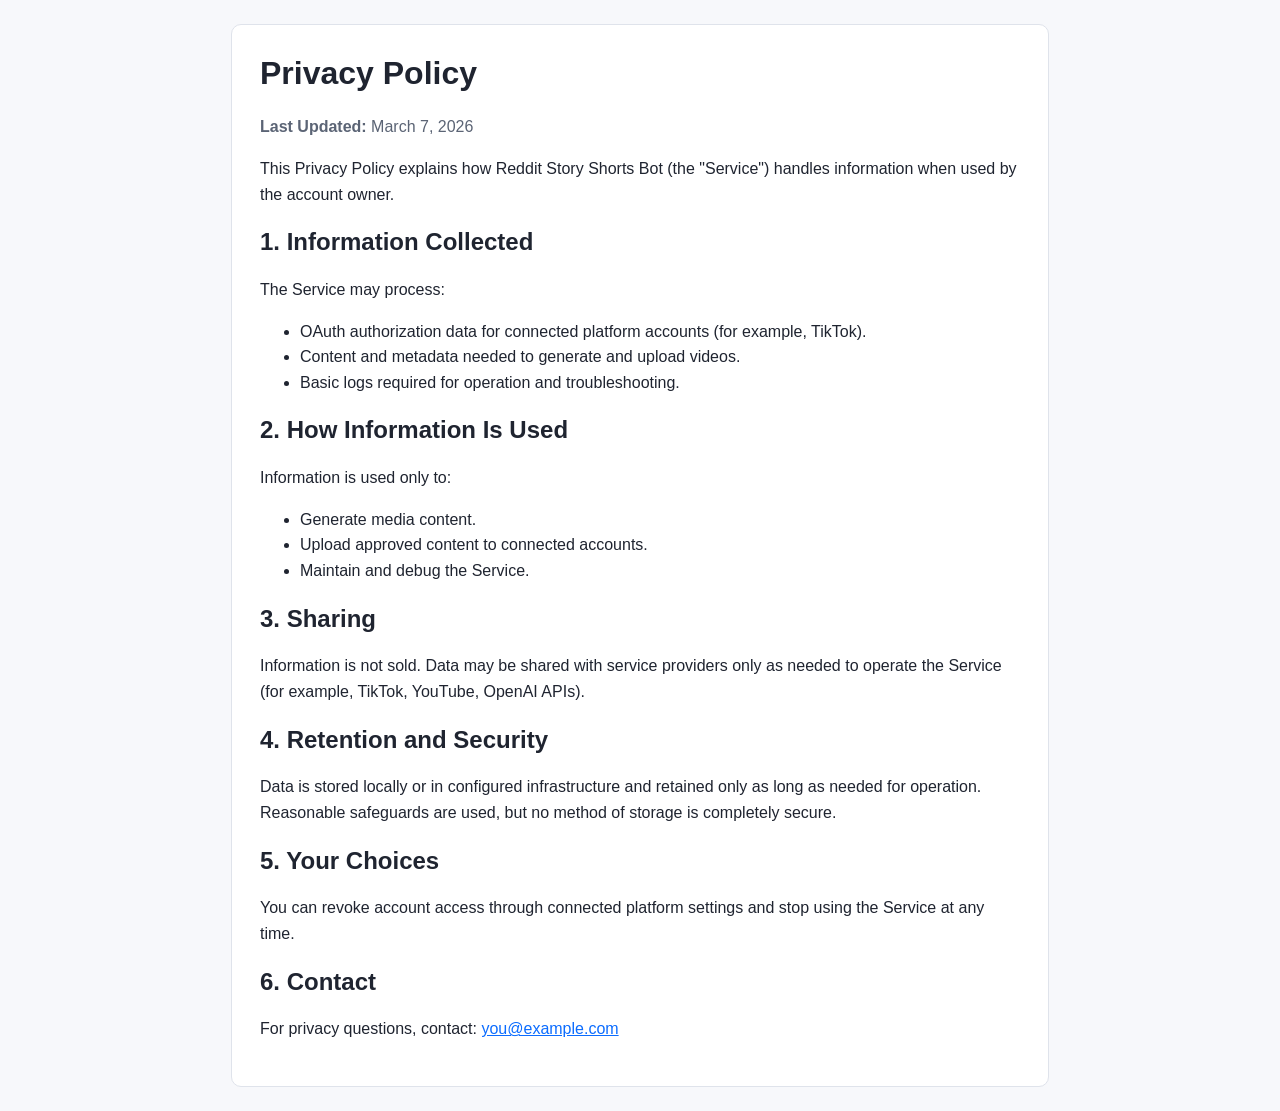
<file: privacy.html>
﻿<!doctype html>
<html lang="en">
<head>
  <meta charset="UTF-8" />
  <meta name="viewport" content="width=device-width, initial-scale=1.0" />
  <title>Privacy Policy | Reddit Story Shorts Bot</title>
  <style>
    :root {
      --bg: #f7f8fb;
      --card: #ffffff;
      --text: #1f2430;
      --muted: #5b6475;
      --line: #dfe3eb;
      --accent: #0b6cff;
    }
    body {
      margin: 0;
      font-family: "Segoe UI", Tahoma, sans-serif;
      background: var(--bg);
      color: var(--text);
      line-height: 1.6;
      padding: 24px;
    }
    main {
      max-width: 760px;
      margin: 0 auto;
      background: var(--card);
      border: 1px solid var(--line);
      border-radius: 10px;
      padding: 28px;
    }
    h1, h2 { line-height: 1.25; }
    h1 { margin-top: 0; }
    .muted { color: var(--muted); }
    a { color: var(--accent); }
  </style>
</head>
<body>
  <main>
    <h1>Privacy Policy</h1>
    <p class="muted"><strong>Last Updated:</strong> March 7, 2026</p>

    <p>
      This Privacy Policy explains how Reddit Story Shorts Bot (the "Service") handles information
      when used by the account owner.
    </p>

    <h2>1. Information Collected</h2>
    <p>The Service may process:</p>
    <ul>
      <li>OAuth authorization data for connected platform accounts (for example, TikTok).</li>
      <li>Content and metadata needed to generate and upload videos.</li>
      <li>Basic logs required for operation and troubleshooting.</li>
    </ul>

    <h2>2. How Information Is Used</h2>
    <p>Information is used only to:</p>
    <ul>
      <li>Generate media content.</li>
      <li>Upload approved content to connected accounts.</li>
      <li>Maintain and debug the Service.</li>
    </ul>

    <h2>3. Sharing</h2>
    <p>
      Information is not sold. Data may be shared with service providers only as needed to operate
      the Service (for example, TikTok, YouTube, OpenAI APIs).
    </p>

    <h2>4. Retention and Security</h2>
    <p>
      Data is stored locally or in configured infrastructure and retained only as long as needed for
      operation. Reasonable safeguards are used, but no method of storage is completely secure.
    </p>

    <h2>5. Your Choices</h2>
    <p>
      You can revoke account access through connected platform settings and stop using the Service
      at any time.
    </p>

    <h2>6. Contact</h2>
    <p>
      For privacy questions, contact:
      <a href="mailto:you@example.com">you@example.com</a>
    </p>
  </main>
</body>
</html>
</file>
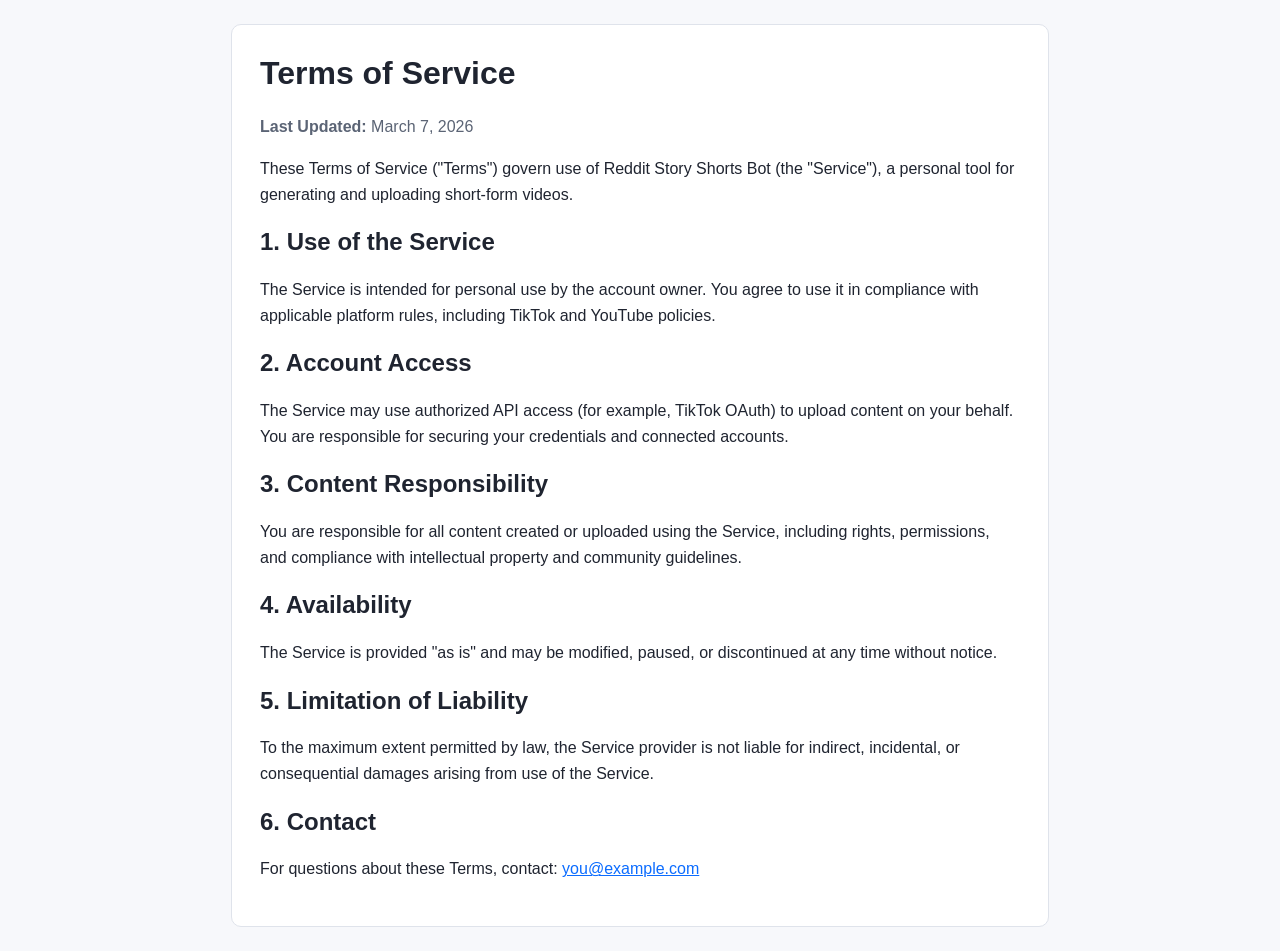
<file: terms.html>
﻿<!doctype html>
<html lang="en">
<head>
  <meta charset="UTF-8" />
  <meta name="viewport" content="width=device-width, initial-scale=1.0" />
  <title>Terms of Service | Reddit Story Shorts Bot</title>
  <style>
    :root {
      --bg: #f7f8fb;
      --card: #ffffff;
      --text: #1f2430;
      --muted: #5b6475;
      --line: #dfe3eb;
      --accent: #0b6cff;
    }
    body {
      margin: 0;
      font-family: "Segoe UI", Tahoma, sans-serif;
      background: var(--bg);
      color: var(--text);
      line-height: 1.6;
      padding: 24px;
    }
    main {
      max-width: 760px;
      margin: 0 auto;
      background: var(--card);
      border: 1px solid var(--line);
      border-radius: 10px;
      padding: 28px;
    }
    h1, h2 { line-height: 1.25; }
    h1 { margin-top: 0; }
    .muted { color: var(--muted); }
    a { color: var(--accent); }
  </style>
</head>
<body>
  <main>
    <h1>Terms of Service</h1>
    <p class="muted"><strong>Last Updated:</strong> March 7, 2026</p>

    <p>
      These Terms of Service ("Terms") govern use of Reddit Story Shorts Bot (the "Service"),
      a personal tool for generating and uploading short-form videos.
    </p>

    <h2>1. Use of the Service</h2>
    <p>
      The Service is intended for personal use by the account owner. You agree to use it in
      compliance with applicable platform rules, including TikTok and YouTube policies.
    </p>

    <h2>2. Account Access</h2>
    <p>
      The Service may use authorized API access (for example, TikTok OAuth) to upload content on
      your behalf. You are responsible for securing your credentials and connected accounts.
    </p>

    <h2>3. Content Responsibility</h2>
    <p>
      You are responsible for all content created or uploaded using the Service, including rights,
      permissions, and compliance with intellectual property and community guidelines.
    </p>

    <h2>4. Availability</h2>
    <p>
      The Service is provided "as is" and may be modified, paused, or discontinued at any time
      without notice.
    </p>

    <h2>5. Limitation of Liability</h2>
    <p>
      To the maximum extent permitted by law, the Service provider is not liable for indirect,
      incidental, or consequential damages arising from use of the Service.
    </p>

    <h2>6. Contact</h2>
    <p>
      For questions about these Terms, contact:
      <a href="mailto:you@example.com">you@example.com</a>
    </p>
  </main>
</body>
</html>
</file>
